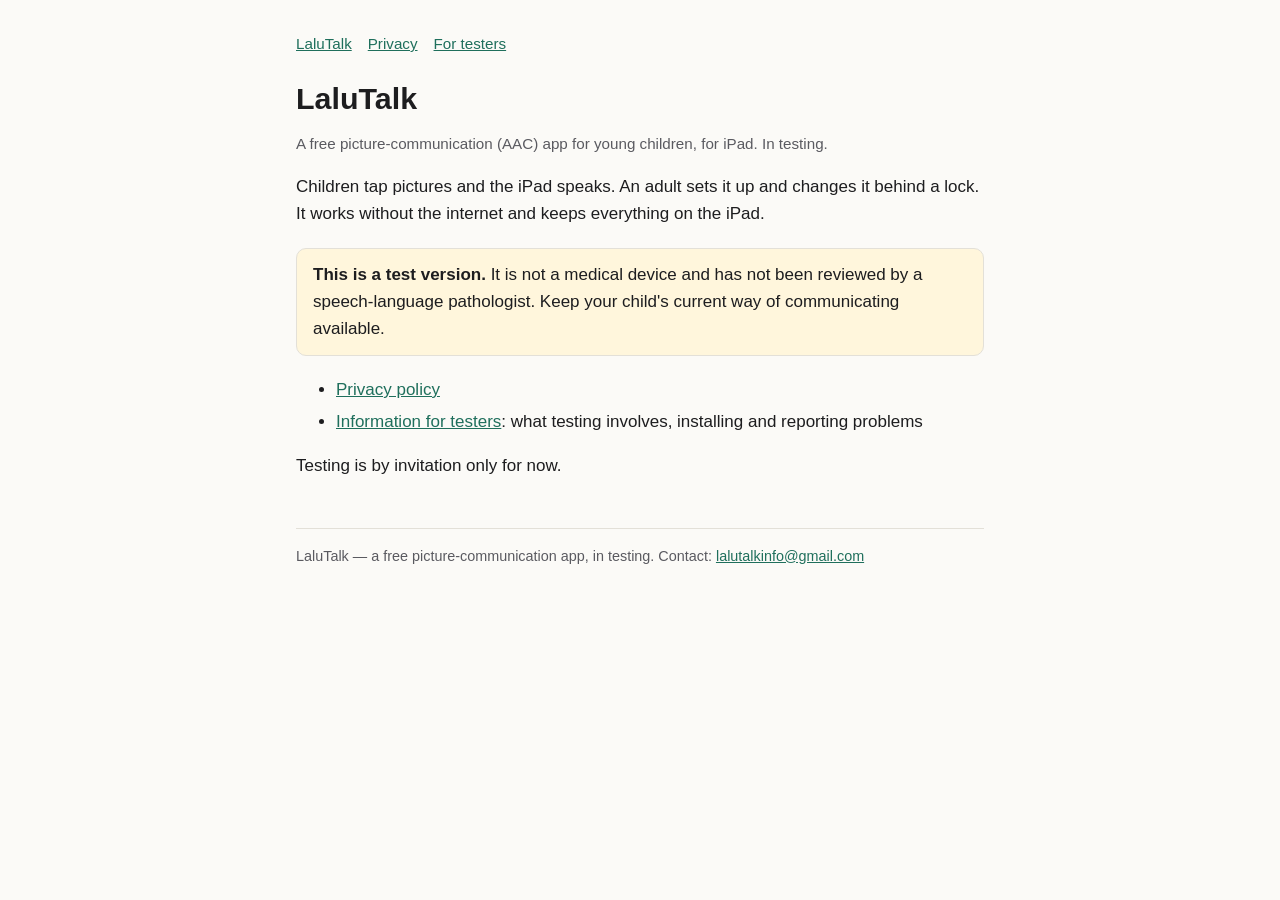
<file: index.html>
<!doctype html>
<html lang="en"><head><meta charset="utf-8"><meta name="viewport" content="width=device-width,initial-scale=1">
<title>LaluTalk</title><link rel="stylesheet" href="style.css"></head>
<body><main>
<nav><a href="./">LaluTalk</a><a href="privacy.html">Privacy</a><a href="testers.html">For testers</a></nav>
<h1>LaluTalk</h1>
<p class="meta">A free picture-communication (AAC) app for young children, for iPad. In testing.</p>
<p>Children tap pictures and the iPad speaks. An adult sets it up and changes it behind a lock. It works without the internet and keeps everything on the iPad.</p>
<div class="note"><strong>This is a test version.</strong> It is not a medical device and has not been reviewed by a speech-language pathologist. Keep your child's current way of communicating available.</div>
<ul>
<li><a href="privacy.html">Privacy policy</a></li>
<li><a href="testers.html">Information for testers</a>: what testing involves, installing and reporting problems</li>
</ul>
<p>Testing is by invitation only for now.</p>
<footer>LaluTalk — a free picture-communication app, in testing. Contact: <a class="contact" href="mailto:lalutalkinfo@gmail.com">lalutalkinfo@gmail.com</a></footer>
</main></body></html>
</file>
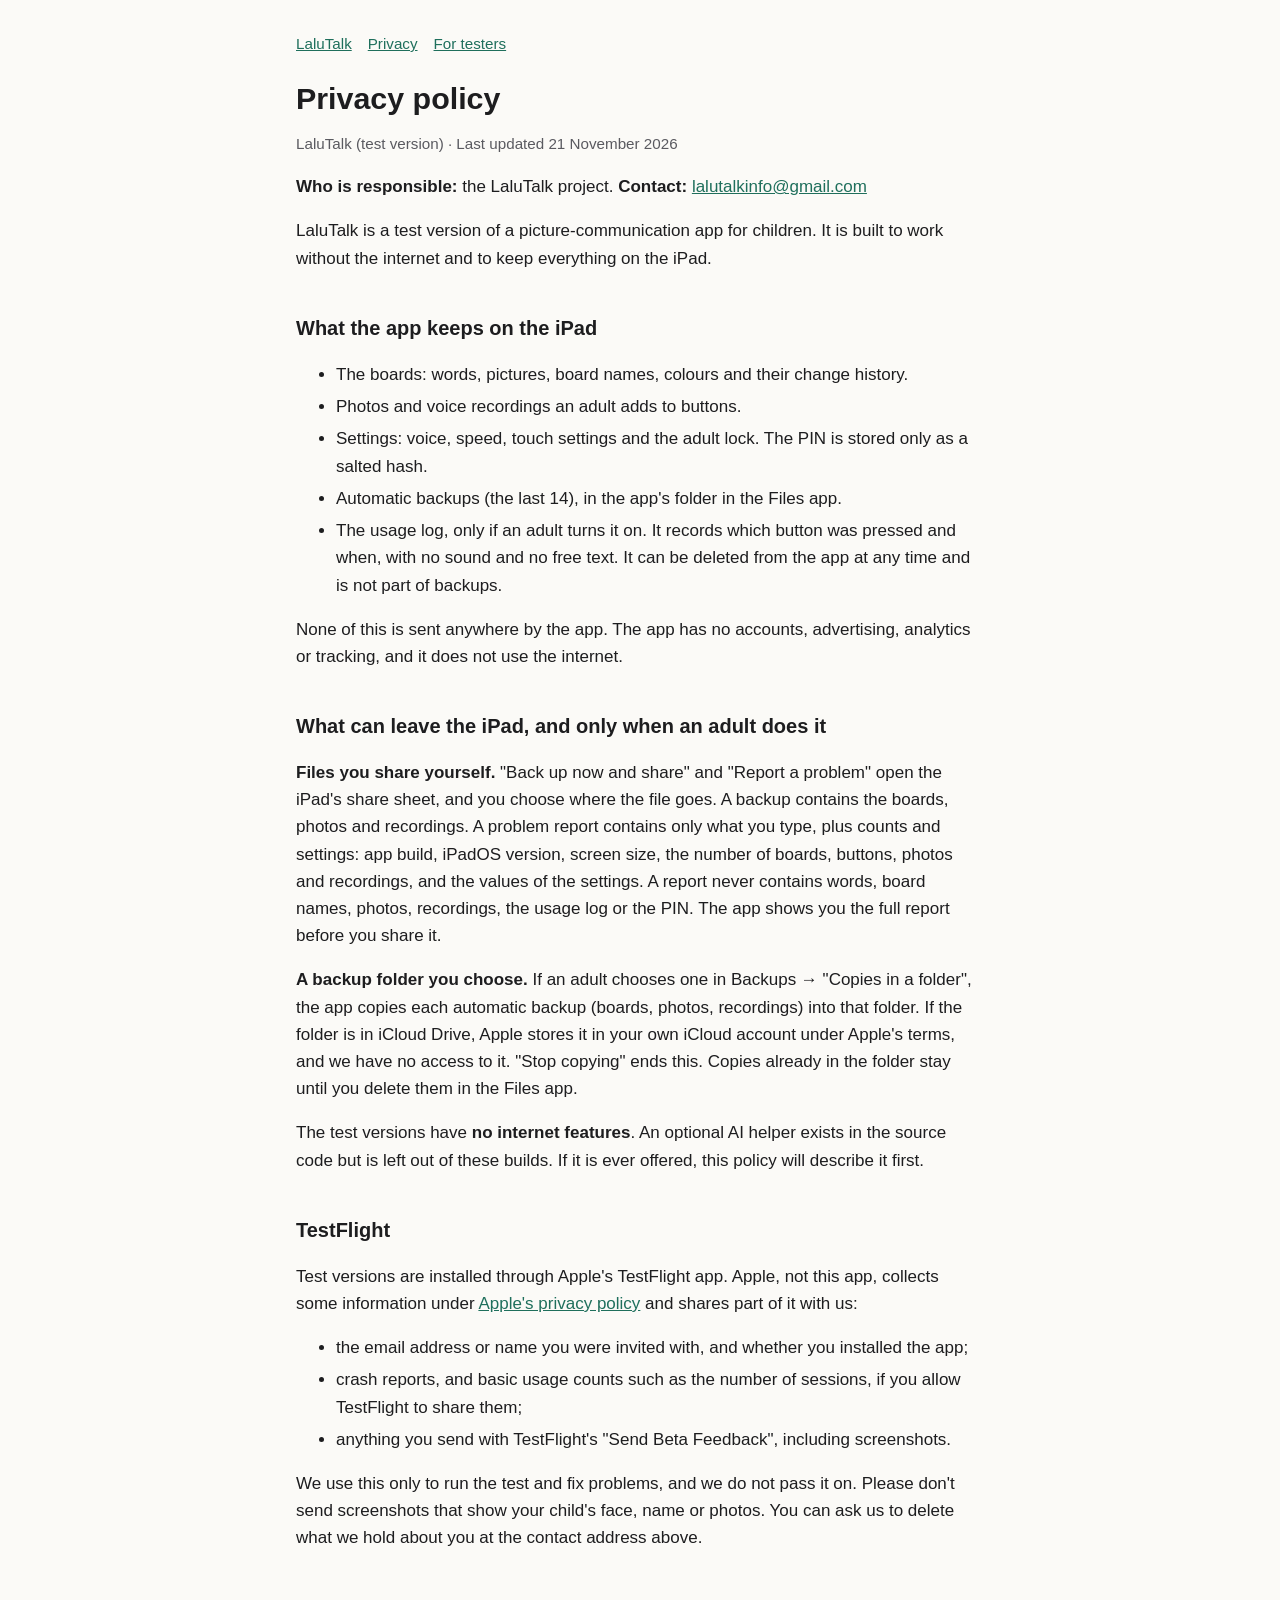
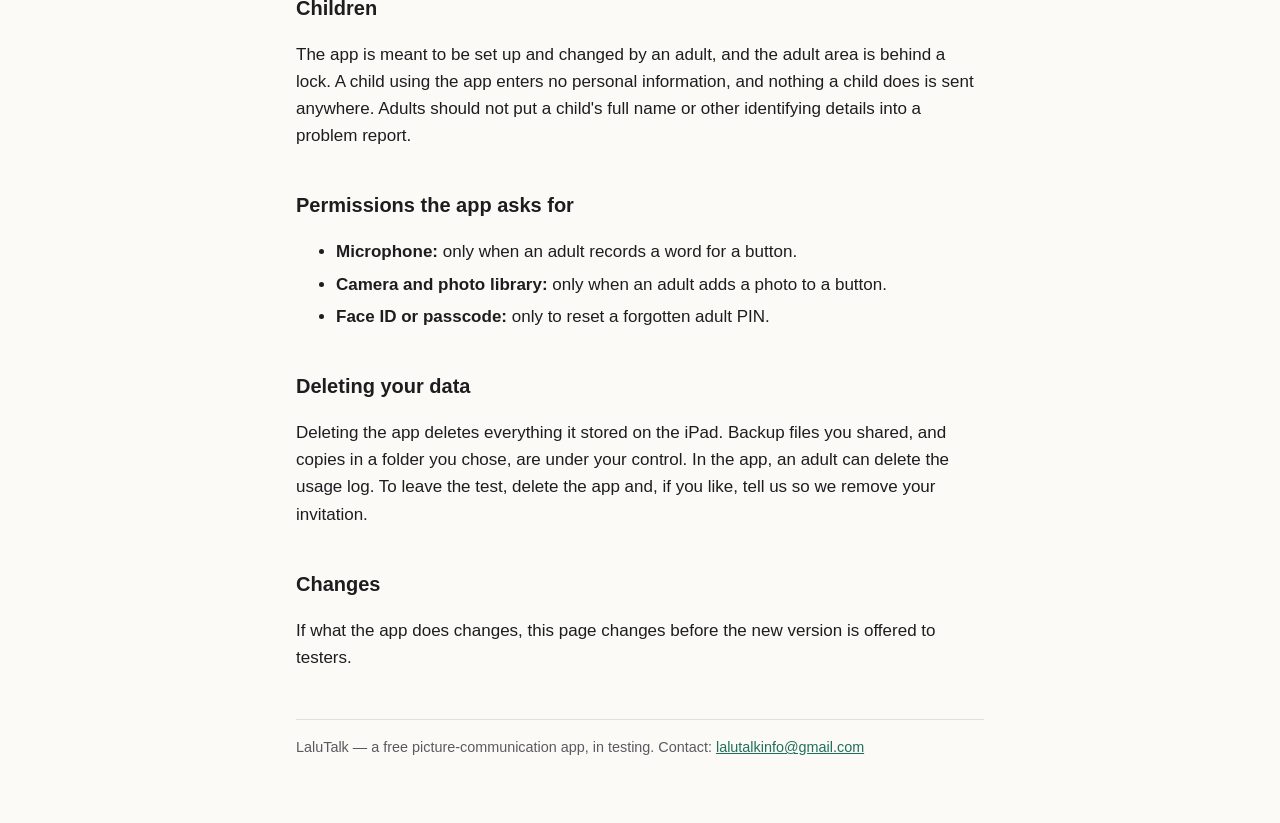
<file: privacy.html>
<!doctype html>
<html lang="en"><head><meta charset="utf-8"><meta name="viewport" content="width=device-width,initial-scale=1">
<title>Privacy policy · LaluTalk</title><link rel="stylesheet" href="style.css"></head>
<body><main>
<nav><a href="./">LaluTalk</a><a href="privacy.html">Privacy</a><a href="testers.html">For testers</a></nav>
<h1>Privacy policy</h1>
<p class="meta">LaluTalk (test version) · Last updated 21 November 2026</p>
<p><strong>Who is responsible:</strong> the LaluTalk project. <strong>Contact:</strong> <a class="contact" href="mailto:lalutalkinfo@gmail.com">lalutalkinfo@gmail.com</a></p>
<p>LaluTalk is a test version of a picture-communication app for children. It is built to work without the internet and to keep everything on the iPad.</p>

<h2>What the app keeps on the iPad</h2>
<ul>
<li>The boards: words, pictures, board names, colours and their change history.</li>
<li>Photos and voice recordings an adult adds to buttons.</li>
<li>Settings: voice, speed, touch settings and the adult lock. The PIN is stored only as a salted hash.</li>
<li>Automatic backups (the last 14), in the app's folder in the Files app.</li>
<li>The usage log, only if an adult turns it on. It records which button was pressed and when, with no sound and no free text. It can be deleted from the app at any time and is not part of backups.</li>
</ul>
<p>None of this is sent anywhere by the app. The app has no accounts, advertising, analytics or tracking, and it does not use the internet.</p>

<h2>What can leave the iPad, and only when an adult does it</h2>
<p><strong>Files you share yourself.</strong> "Back up now and share" and "Report a problem" open the iPad's share sheet, and you choose where the file goes. A backup contains the boards, photos and recordings. A problem report contains only what you type, plus counts and settings: app build, iPadOS version, screen size, the number of boards, buttons, photos and recordings, and the values of the settings. A report never contains words, board names, photos, recordings, the usage log or the PIN. The app shows you the full report before you share it.</p>
<p><strong>A backup folder you choose.</strong> If an adult chooses one in Backups → "Copies in a folder", the app copies each automatic backup (boards, photos, recordings) into that folder. If the folder is in iCloud Drive, Apple stores it in your own iCloud account under Apple's terms, and we have no access to it. "Stop copying" ends this. Copies already in the folder stay until you delete them in the Files app.</p>
<p>The test versions have <strong>no internet features</strong>. An optional AI helper exists in the source code but is left out of these builds. If it is ever offered, this policy will describe it first.</p>

<h2>TestFlight</h2>
<p>Test versions are installed through Apple's TestFlight app. Apple, not this app, collects some information under <a href="https://www.apple.com/legal/privacy/">Apple's privacy policy</a> and shares part of it with us:</p>
<ul>
<li>the email address or name you were invited with, and whether you installed the app;</li>
<li>crash reports, and basic usage counts such as the number of sessions, if you allow TestFlight to share them;</li>
<li>anything you send with TestFlight's "Send Beta Feedback", including screenshots.</li>
</ul>
<p>We use this only to run the test and fix problems, and we do not pass it on. Please don't send screenshots that show your child's face, name or photos. You can ask us to delete what we hold about you at the contact address above.</p>

<h2>Children</h2>
<p>The app is meant to be set up and changed by an adult, and the adult area is behind a lock. A child using the app enters no personal information, and nothing a child does is sent anywhere. Adults should not put a child's full name or other identifying details into a problem report.</p>

<h2>Permissions the app asks for</h2>
<ul>
<li><strong>Microphone:</strong> only when an adult records a word for a button.</li>
<li><strong>Camera and photo library:</strong> only when an adult adds a photo to a button.</li>
<li><strong>Face ID or passcode:</strong> only to reset a forgotten adult PIN.</li>
</ul>

<h2>Deleting your data</h2>
<p>Deleting the app deletes everything it stored on the iPad. Backup files you shared, and copies in a folder you chose, are under your control. In the app, an adult can delete the usage log. To leave the test, delete the app and, if you like, tell us so we remove your invitation.</p>

<h2>Changes</h2>
<p>If what the app does changes, this page changes before the new version is offered to testers.</p>
<footer>LaluTalk — a free picture-communication app, in testing. Contact: <a class="contact" href="mailto:lalutalkinfo@gmail.com">lalutalkinfo@gmail.com</a></footer>
</main></body></html>
</file>
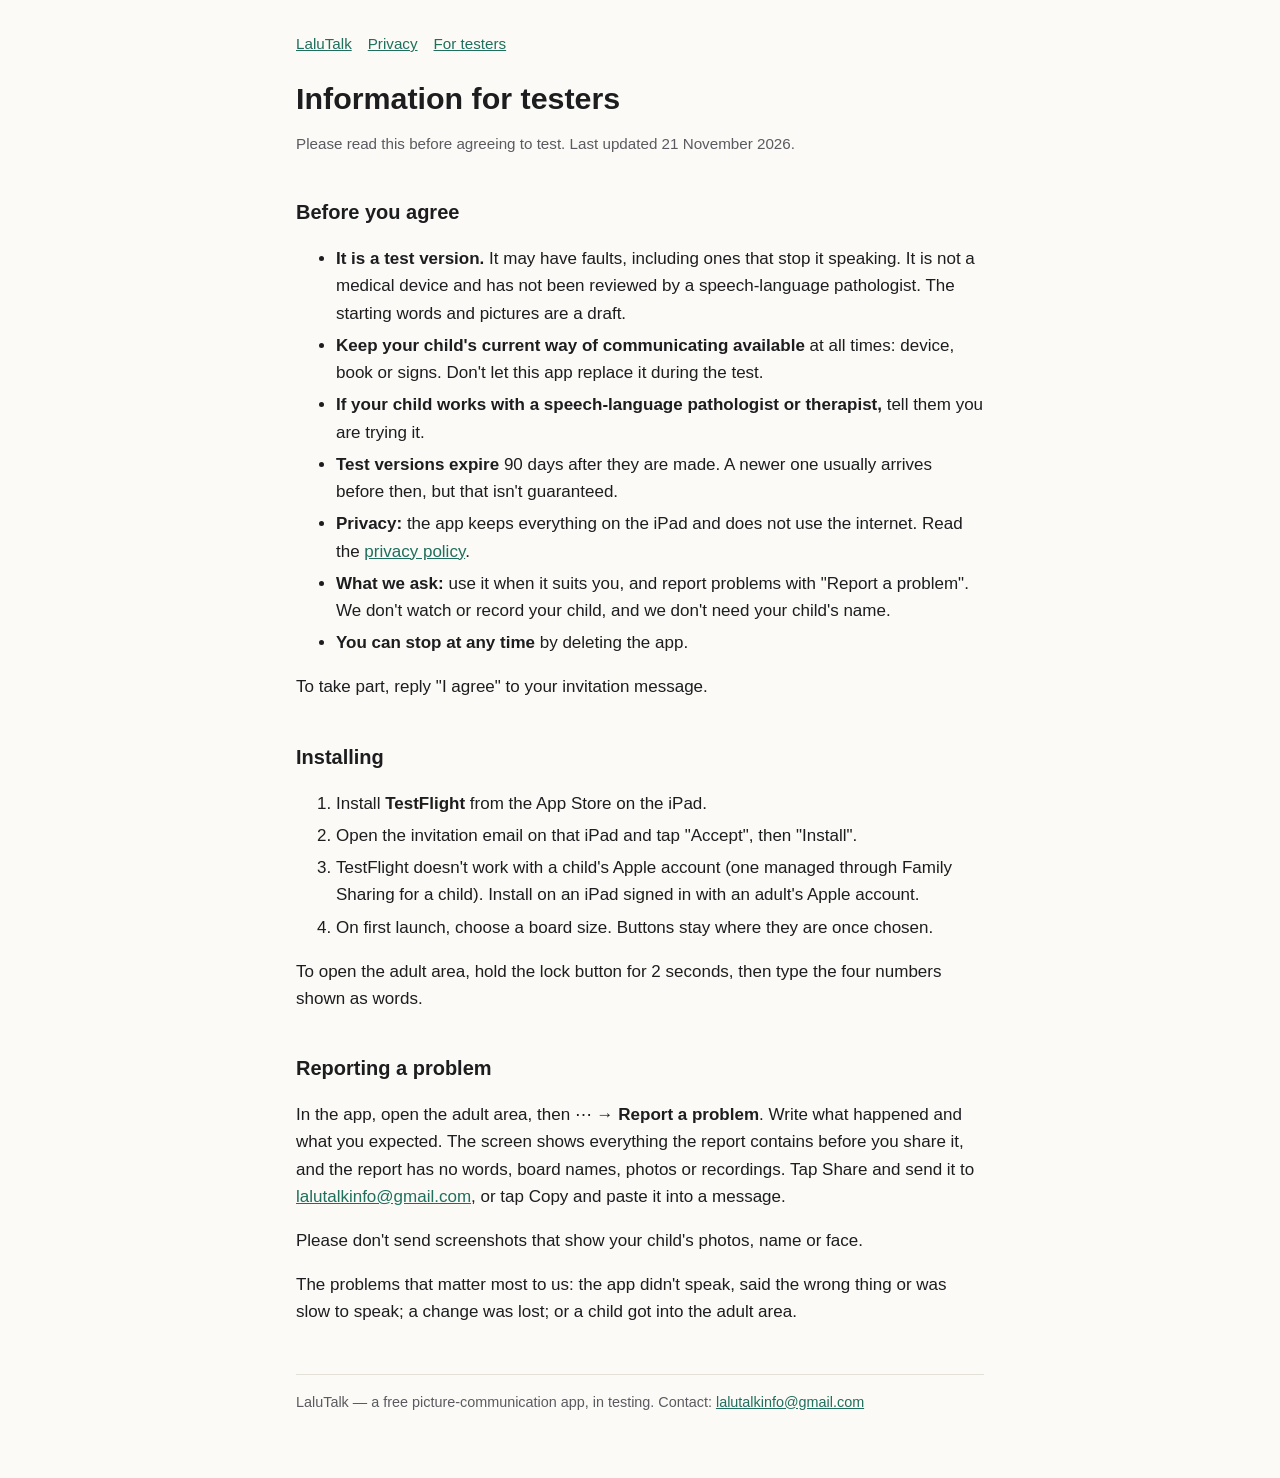
<file: testers.html>
<!doctype html>
<html lang="en"><head><meta charset="utf-8"><meta name="viewport" content="width=device-width,initial-scale=1">
<title>For testers · LaluTalk</title><link rel="stylesheet" href="style.css"></head>
<body><main>
<nav><a href="./">LaluTalk</a><a href="privacy.html">Privacy</a><a href="testers.html">For testers</a></nav>
<h1>Information for testers</h1>
<p class="meta">Please read this before agreeing to test. Last updated 21 November 2026.</p>

<h2>Before you agree</h2>
<ul>
<li><strong>It is a test version.</strong> It may have faults, including ones that stop it speaking. It is not a medical device and has not been reviewed by a speech-language pathologist. The starting words and pictures are a draft.</li>
<li><strong>Keep your child's current way of communicating available</strong> at all times: device, book or signs. Don't let this app replace it during the test.</li>
<li><strong>If your child works with a speech-language pathologist or therapist,</strong> tell them you are trying it.</li>
<li><strong>Test versions expire</strong> 90 days after they are made. A newer one usually arrives before then, but that isn't guaranteed.</li>
<li><strong>Privacy:</strong> the app keeps everything on the iPad and does not use the internet. Read the <a href="privacy.html">privacy policy</a>.</li>
<li><strong>What we ask:</strong> use it when it suits you, and report problems with "Report a problem". We don't watch or record your child, and we don't need your child's name.</li>
<li><strong>You can stop at any time</strong> by deleting the app.</li>
</ul>
<p>To take part, reply "I agree" to your invitation message.</p>

<h2>Installing</h2>
<ol>
<li>Install <strong>TestFlight</strong> from the App Store on the iPad.</li>
<li>Open the invitation email on that iPad and tap "Accept", then "Install".</li>
<li>TestFlight doesn't work with a child's Apple account (one managed through Family Sharing for a child). Install on an iPad signed in with an adult's Apple account.</li>
<li>On first launch, choose a board size. Buttons stay where they are once chosen.</li>
</ol>
<p>To open the adult area, hold the lock button for 2 seconds, then type the four numbers shown as words.</p>

<h2>Reporting a problem</h2>
<p>In the app, open the adult area, then ⋯ → <strong>Report a problem</strong>. Write what happened and what you expected. The screen shows everything the report contains before you share it, and the report has no words, board names, photos or recordings. Tap Share and send it to <a class="contact" href="mailto:lalutalkinfo@gmail.com">lalutalkinfo@gmail.com</a>, or tap Copy and paste it into a message.</p>
<p>Please don't send screenshots that show your child's photos, name or face.</p>
<p>The problems that matter most to us: the app didn't speak, said the wrong thing or was slow to speak; a change was lost; or a child got into the adult area.</p>
<footer>LaluTalk — a free picture-communication app, in testing. Contact: <a class="contact" href="mailto:lalutalkinfo@gmail.com">lalutalkinfo@gmail.com</a></footer>
</main></body></html>
</file>
<file: style.css>
:root{--bg:#fbfaf7;--fg:#1d1d1f;--muted:#5a5a60;--accent:#1f6f5c;--line:#e3e0d8;--note:#fff6dc}
@media (prefers-color-scheme:dark){:root{--bg:#161618;--fg:#ececef;--muted:#a3a3ab;--accent:#6fd0b4;--line:#2e2e33;--note:#2d2817}}
*{box-sizing:border-box}
body{margin:0;background:var(--bg);color:var(--fg);font:17px/1.6 -apple-system,BlinkMacSystemFont,"Segoe UI",Roboto,sans-serif}
main{max-width:720px;margin:0 auto;padding:32px 16px 64px}
h1{font-size:1.9rem;line-height:1.2;margin:0 0 .3em}
h2{font-size:1.25rem;margin:2em 0 .4em}
a{color:var(--accent)}
.meta{color:var(--muted);font-size:.95rem}
.note{background:var(--note);border:1px solid var(--line);border-radius:10px;padding:12px 16px;margin:1.2em 0}
nav{font-size:.95rem;margin-bottom:24px}nav a{margin-right:16px}
footer{margin-top:48px;padding-top:16px;border-top:1px solid var(--line);color:var(--muted);font-size:.9rem}
li{margin:.3em 0}
</file>
